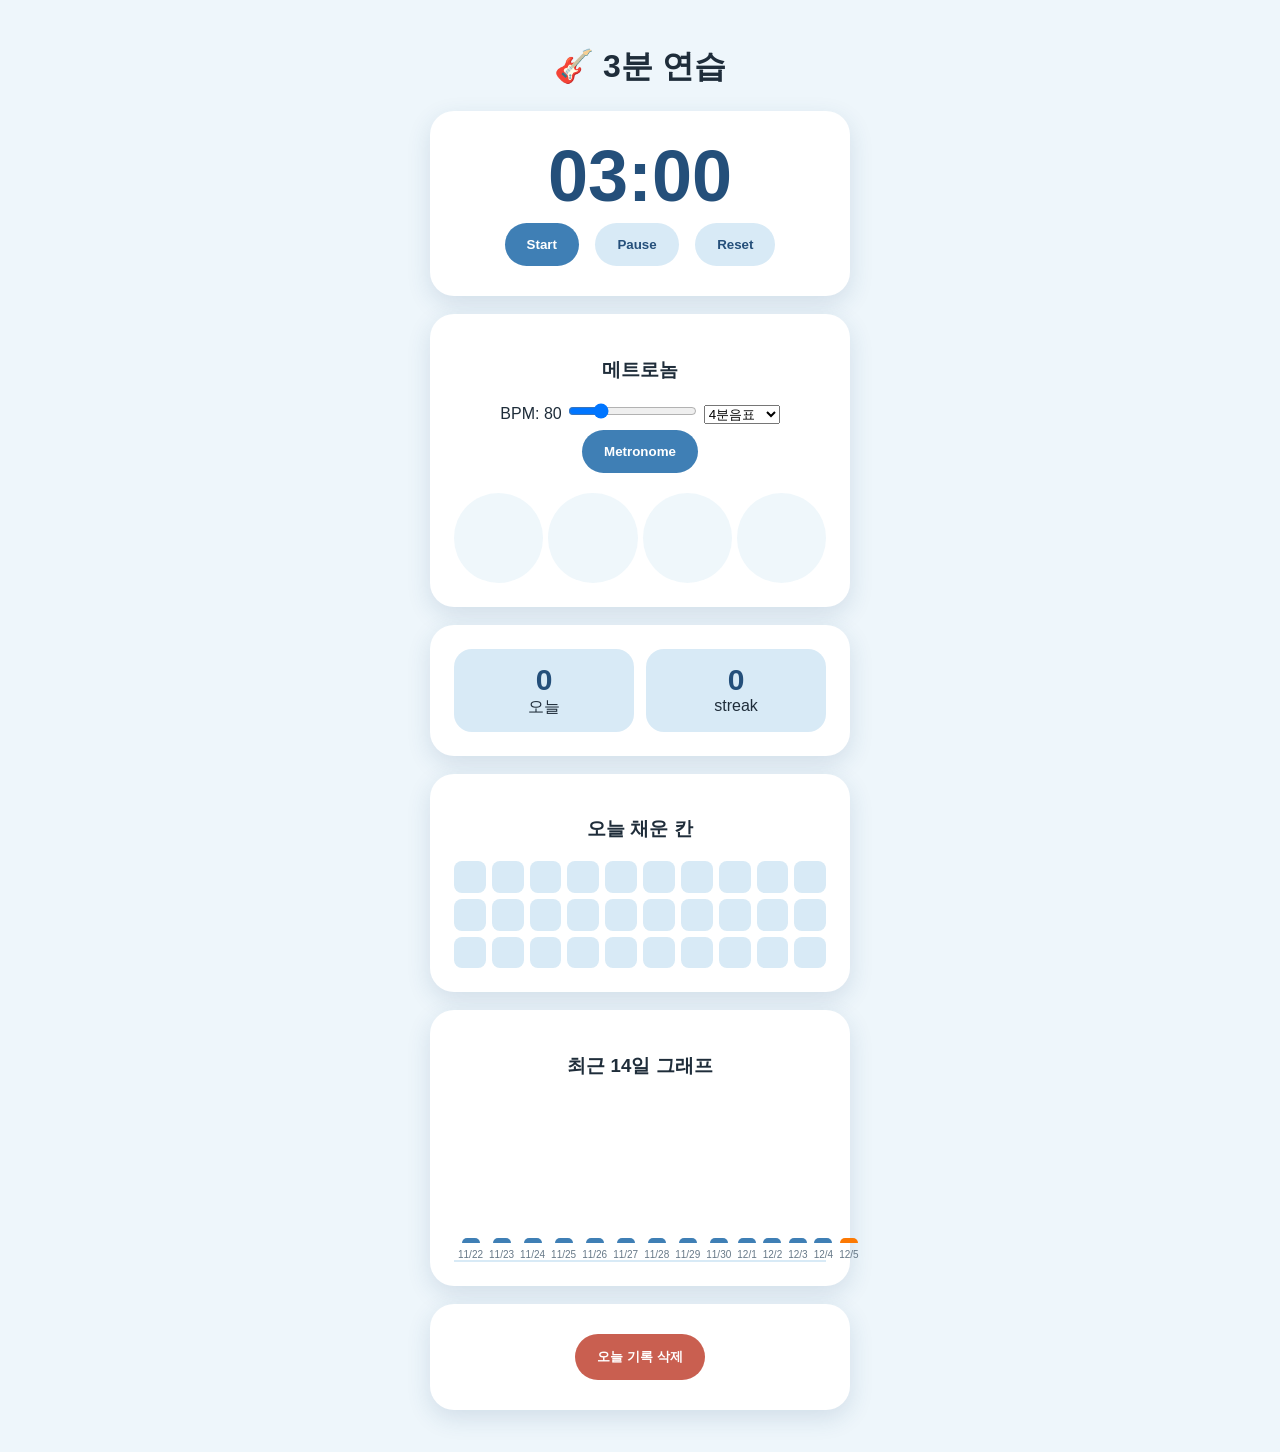
<file: guitarstreak.html>
<!DOCTYPE html>
<html lang="ko">
<head>
<meta charset="UTF-8" />
<meta name="viewport" content="width=device-width, initial-scale=1.0"/>
<title>3분 연습</title>

<style>
:root {
  --bg: #eef6fb;
  --card: #ffffff;
  --text: #1f2d3a;
  --muted: #667887;
  --blue-deep: #244f7a;
  --blue-main: #3f7fb5;
  --blue-soft: #d8eaf6;
  --orange: #fc7903;
  --danger: #c95f50;
  --cell-empty: #d8eaf6;
}

body {
  font-family: -apple-system, BlinkMacSystemFont, "Segoe UI", sans-serif;
  margin: 0;
  padding: 24px;
  background: var(--bg);
  color: var(--text);
  text-align: center;
}

.app { max-width: 420px; margin: 0 auto; }

.card {
  background: var(--card);
  border-radius: 24px;
  padding: 24px;
  margin: 18px 0;
  box-shadow: 0 8px 24px rgba(36,79,122,0.14);
}

#timer {
  font-size: 72px;
  font-weight: 800;
  color: var(--blue-deep);
}

button {
  border: none;
  border-radius: 999px;
  padding: 14px 22px;
  margin: 6px;
  font-weight: 700;
  cursor: pointer;
  background: var(--blue-main);
  color: white;
}

button.secondary { background: var(--blue-soft); color: var(--blue-deep); }
button.danger { background: var(--danger); }

.stats { display: flex; gap: 12px; }

.stat {
  flex: 1;
  background: var(--blue-soft);
  border-radius: 18px;
  padding: 14px;
}

.stat-number {
  font-size: 30px;
  font-weight: 800;
  color: var(--blue-deep);
}

.grid {
  display: grid;
  grid-template-columns: repeat(10, 1fr);
  gap: 6px;
}

.cell {
  aspect-ratio: 1;
  border-radius: 8px;
  background: var(--cell-empty);
}

.cell.filled { background: var(--orange); }

.beats {
  display: grid;
  gap: 5px;
  margin-top: 14px;
}

.beat {
  aspect-ratio: 1;
  border-radius: 50%;
  background: var(--cell-empty);
  opacity: 0.4;
}

.beat.active {
  transform: scale(1.2);
  opacity: 1;
  outline: 2px solid var(--blue-deep);
}

.chart {
  display: flex;
  align-items: end;
  gap: 6px;
  height: 150px;
  margin-top: 18px;
  padding: 12px 4px 0;
  border-bottom: 2px solid var(--blue-soft);
}

.bar-wrap {
  flex: 1;
  display: flex;
  flex-direction: column;
  align-items: center;
  justify-content: end;
  height: 100%;
}

.bar {
  width: 100%;
  max-width: 18px;
  min-height: 4px;
  border-radius: 999px 999px 0 0;
  background: var(--blue-main);
}

.bar.today {
  background: var(--orange);
}

.bar-label {
  font-size: 10px;
  color: var(--muted);
  margin-top: 6px;
}

.bar-count {
  font-size: 11px;
  color: var(--blue-deep);
  margin-bottom: 4px;
  font-weight: 700;
}


.muted { color: var(--muted); }
</style>
</head>

<body>
<div class="app">

<h1>🎸 3분 연습</h1>

<div class="card">
  <div id="timer">03:00</div>
  <button onclick="startTimer()">Start</button>
  <button class="secondary" onclick="pauseTimer()">Pause</button>
  <button class="secondary" onclick="resetTimer()">Reset</button>
</div>

<div class="card">
  <h3>메트로놈</h3>

  BPM: <span id="bpmValue">80</span>
  <input type="range" id="bpm" min="40" max="220" value="80"/>

  <select id="subdivision">
    <option value="1">4분음표</option>
    <option value="2">8분음표</option>
    <option value="4">16분음표</option>
  </select>

  <button onclick="toggleMetronome()">Metronome</button>

  <div class="beats" id="beats"></div>
</div>

<div class="card stats">
  <div class="stat">
    <div class="stat-number" id="today">0</div>
    오늘
  </div>
  <div class="stat">
    <div class="stat-number" id="streak">0</div>
    streak
  </div>
</div>

<div class="card">
  <h3>오늘 채운 칸</h3>
  <div class="grid" id="grid"></div>
</div>

<div class="card">
  <h3>최근 14일 그래프</h3>
  <div class="chart" id="chart"></div>
</div>


<div class="card">
  <button class="danger" onclick="deleteToday()">오늘 기록 삭제</button>
</div>

</div>

<script>
const SET_SECONDS = 180;
const GRID_CELLS = 30;
const CHART_DAYS = 14;

let remaining = SET_SECONDS;
let timerId = null;
let sets = 0;

const timerEl = document.getElementById("timer");
const todayEl = document.getElementById("today");
const streakEl = document.getElementById("streak");
const gridEl = document.getElementById("grid");
const chartEl = document.getElementById("chart");

function formatTime(s){
  return `${String(Math.floor(s/60)).padStart(2,"0")}:${String(s%60).padStart(2,"0")}`;
}

function dateKey(date = new Date()){
  const y = date.getFullYear();
  const m = String(date.getMonth() + 1).padStart(2, "0");
  const d = String(date.getDate()).padStart(2, "0");
  return `${y}-${m}-${d}`;
}

function storageKey(key){
  return `practice-${key}`;
}

function getSetsForDate(key){
  return parseInt(localStorage.getItem(storageKey(key))) || 0;
}

function save(){
  localStorage.setItem(storageKey(dateKey()), sets);
}

function load(){
  sets = getSetsForDate(dateKey());
}

function calcStreak(){
  let s = 0;
  const d = new Date();

  while(true){
    const k = dateKey(d);
    if(getSetsForDate(k) > 0){
      s++;
      d.setDate(d.getDate() - 1);
    } else {
      break;
    }
  }

  return s;
}

function getRecentData(days = CHART_DAYS){
  const data = [];

  for(let i = days - 1; i >= 0; i--){
    const d = new Date();
    d.setDate(d.getDate() - i);

    const key = dateKey(d);
    data.push({
      key,
      label: `${d.getMonth() + 1}/${d.getDate()}`,
      sets: getSetsForDate(key),
      isToday: i === 0
    });
  }

  return data;
}

function buildGrid(){
  gridEl.innerHTML = "";

  for(let i = 0; i < GRID_CELLS; i++){
    const c = document.createElement("div");
    c.className = "cell";
    gridEl.appendChild(c);
  }
}

function renderGrid(){
  document.querySelectorAll(".cell").forEach((c,i)=>{
    c.classList.toggle("filled", i < sets);
  });
}

function renderChart(){
  const data = getRecentData();
  const maxSets = Math.max(...data.map(d => d.sets), 1);

  chartEl.innerHTML = "";

  data.forEach(item => {
    const wrap = document.createElement("div");
    wrap.className = "bar-wrap";

    const count = document.createElement("div");
    count.className = "bar-count";
    count.textContent = item.sets > 0 ? item.sets : "";

    const bar = document.createElement("div");
    bar.className = item.isToday ? "bar today" : "bar";
    bar.style.height = `${Math.max((item.sets / maxSets) * 100, item.sets > 0 ? 8 : 3)}%`;

    const label = document.createElement("div");
    label.className = "bar-label";
    label.textContent = item.label;

    wrap.appendChild(count);
    wrap.appendChild(bar);
    wrap.appendChild(label);
    chartEl.appendChild(wrap);
  });
}


function render(){
  timerEl.textContent = formatTime(remaining);
  todayEl.textContent = sets;
  streakEl.textContent = calcStreak();

  renderGrid();
  renderChart();
}

function startTimer(){
  if(timerId) return;

  timerId = setInterval(()=>{
    remaining--;

    if(remaining <= 0){
      sets++;
      save();
      remaining = SET_SECONDS;
    }

    render();
  },1000);
}

function pauseTimer(){
  clearInterval(timerId);
  timerId = null;
}

function resetTimer(){
  pauseTimer();
  remaining = SET_SECONDS;
  render();
}

function deleteToday(){
  const ok = confirm("오늘 기록을 삭제할까?");
  if(!ok) return;

  localStorage.removeItem(storageKey(dateKey()));
  sets = 0;
  resetTimer();
}

buildGrid();
load();
render();


// ===== 메트로놈 =====

let audioCtx = null;
let nextTime = 0;
let metroId = null;
let step = 0;

const bpmEl = document.getElementById("bpm");
const bpmValue = document.getElementById("bpmValue");
const subdivisionEl = document.getElementById("subdivision");
const beatsEl = document.getElementById("beats");

bpmEl.oninput = () => bpmValue.textContent = bpmEl.value;

function buildBeats(){
  beatsEl.innerHTML = "";

  const sub = parseInt(subdivisionEl.value);
  const total = 4 * sub;

  beatsEl.style.gridTemplateColumns = `repeat(${total},1fr)`;

  for(let i = 0; i < total; i++){
    const b = document.createElement("div");
    b.className = "beat";
    beatsEl.appendChild(b);
  }
}

function play(time,isAccent,isMain){
  const osc = audioCtx.createOscillator();
  const g = audioCtx.createGain();

  osc.frequency.value = isAccent ? 1400 : isMain ? 900 : 600;
  g.gain.value = isAccent ? 0.35 : isMain ? 0.25 : 0.12;

  osc.connect(g);
  g.connect(audioCtx.destination);

  osc.start(time);
  osc.stop(time + 0.05);
}

function flash(stepIndex){
  const beats = document.querySelectorAll(".beat");
  const sub = parseInt(subdivisionEl.value);

  const accentColor = "#d98b45";
  const subColor = "#3f7fb5";

  beats.forEach((b, i) => {
    const isQuarterBeat = i % sub === 0;

    b.style.background = isQuarterBeat ? accentColor : subColor;
    b.style.opacity = 0.4;
    b.classList.remove("active");
  });

  if(beats[stepIndex]){
    beats[stepIndex].classList.add("active");
    beats[stepIndex].style.opacity = 1;
  }
}

function scheduler(){
  const bpm = parseInt(bpmEl.value);
  const sub = parseInt(subdivisionEl.value);
  const interval = 60 / bpm / sub;
  const total = 4 * sub;

  while(nextTime < audioCtx.currentTime + 0.1){
    const pos = step % total;
    const isAccent = pos === 0;
    const isMain = pos % sub === 0;

    play(nextTime, isAccent, isMain);

    setTimeout(() => flash(pos), (nextTime - audioCtx.currentTime) * 1000);

    nextTime += interval;
    step++;
  }
}

function toggleMetronome(){
  if(!audioCtx) audioCtx = new AudioContext();

  if(metroId){
    clearInterval(metroId);
    metroId = null;
    return;
  }

  nextTime = audioCtx.currentTime;
  step = 0;
  metroId = setInterval(scheduler, 25);
}

subdivisionEl.onchange = buildBeats;

buildBeats();
</script>

</body>
</html>
</file>
